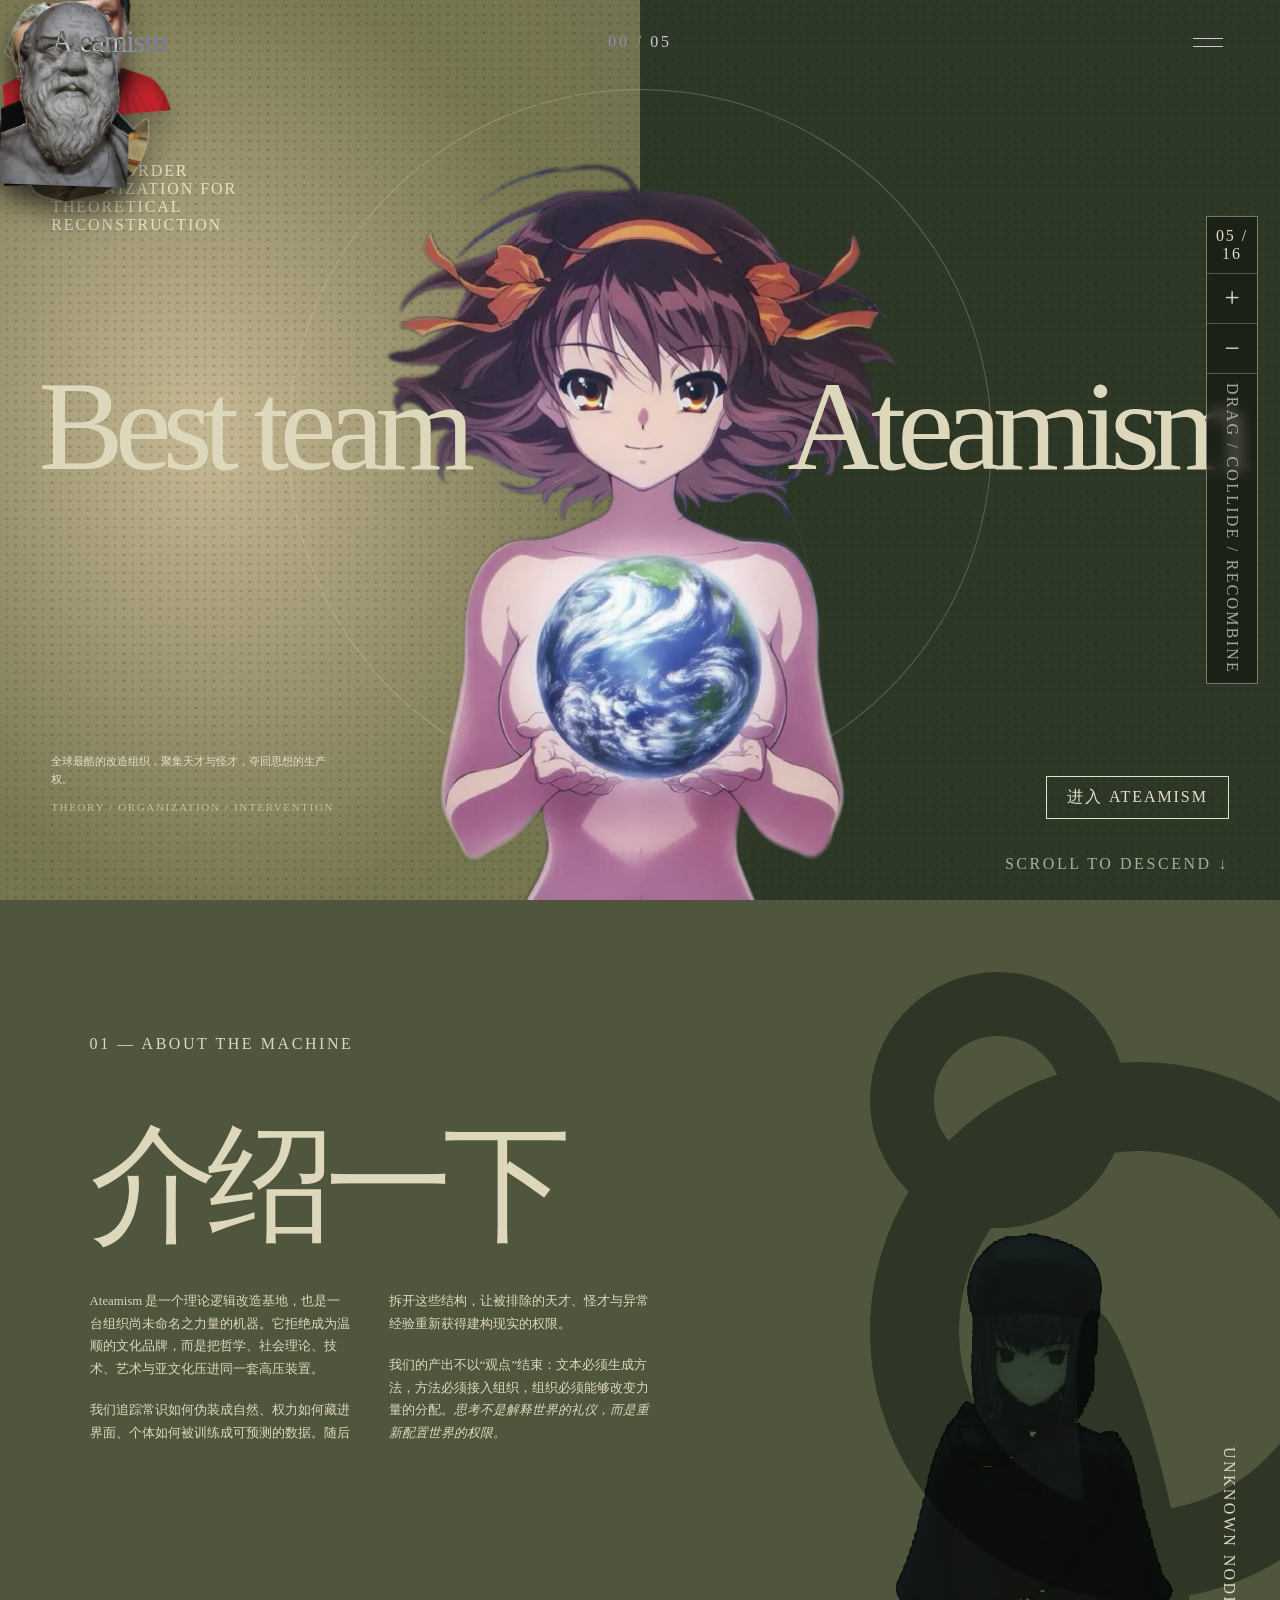
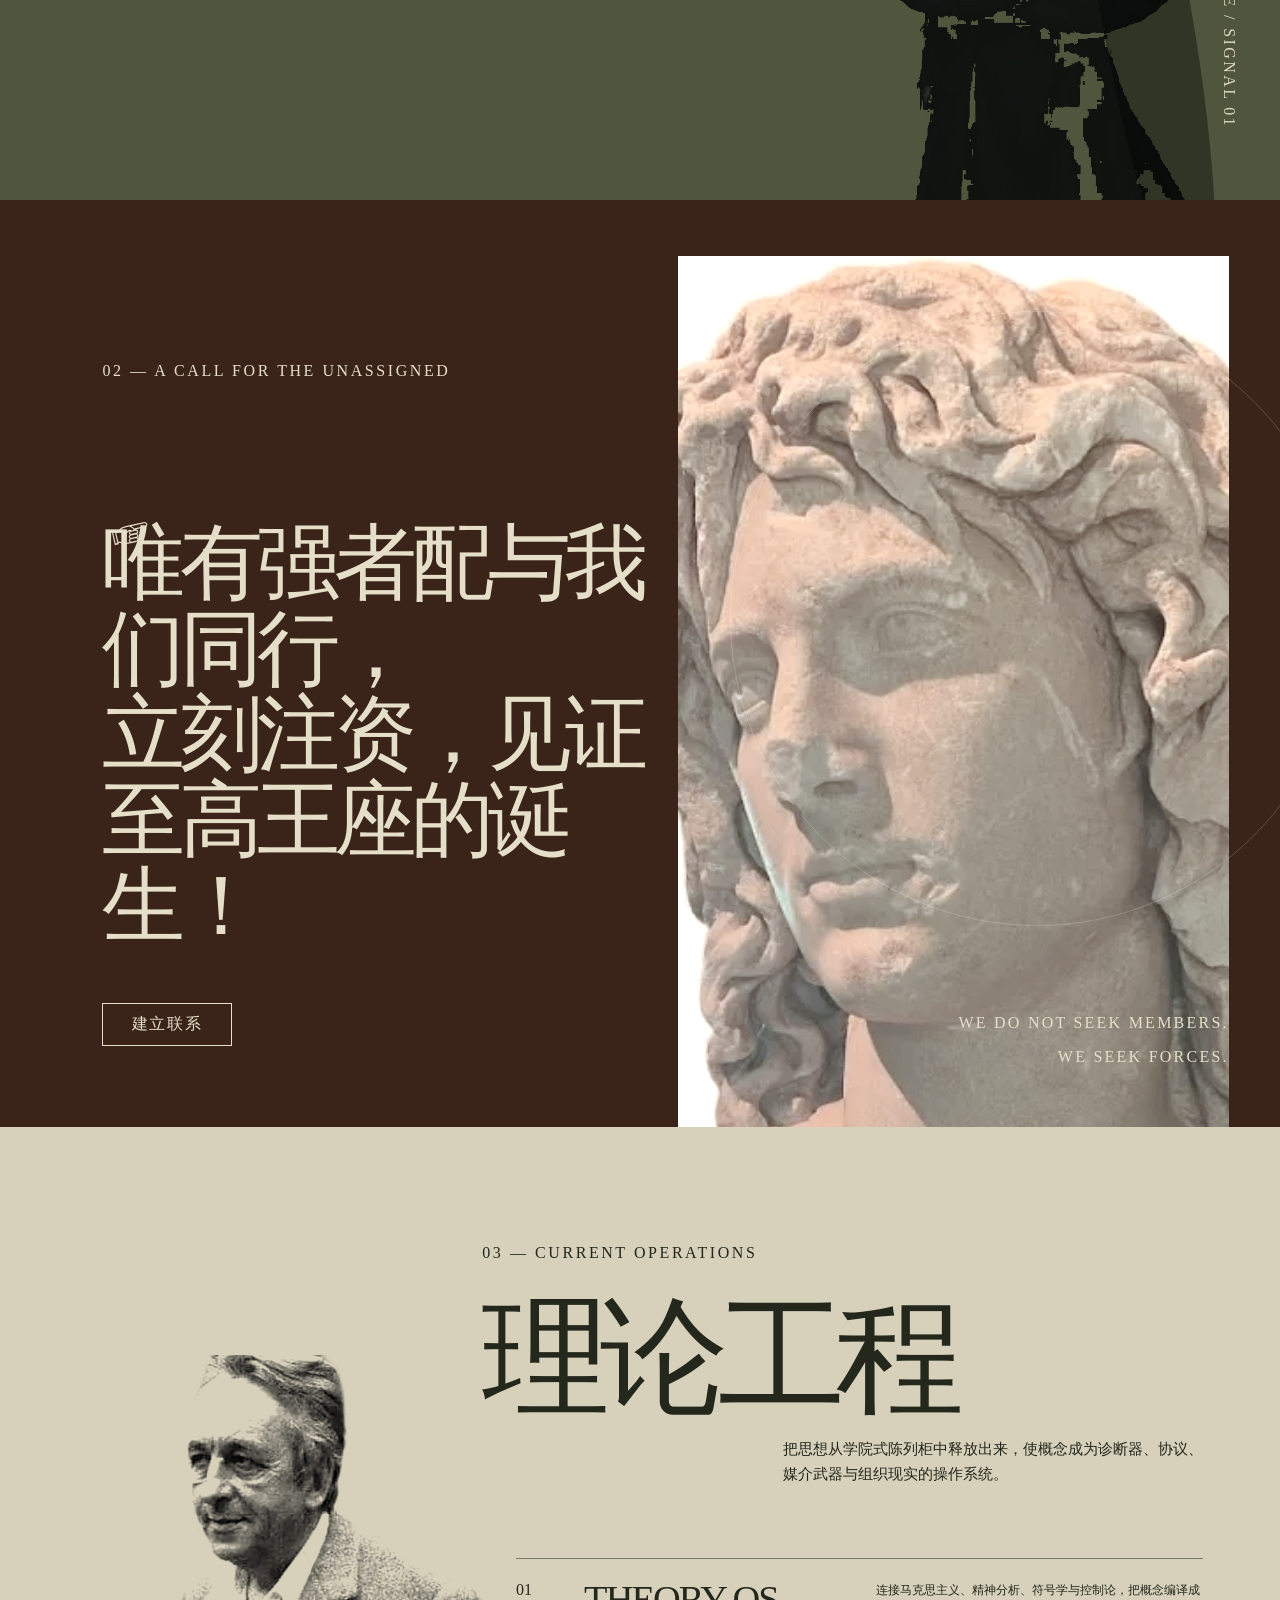
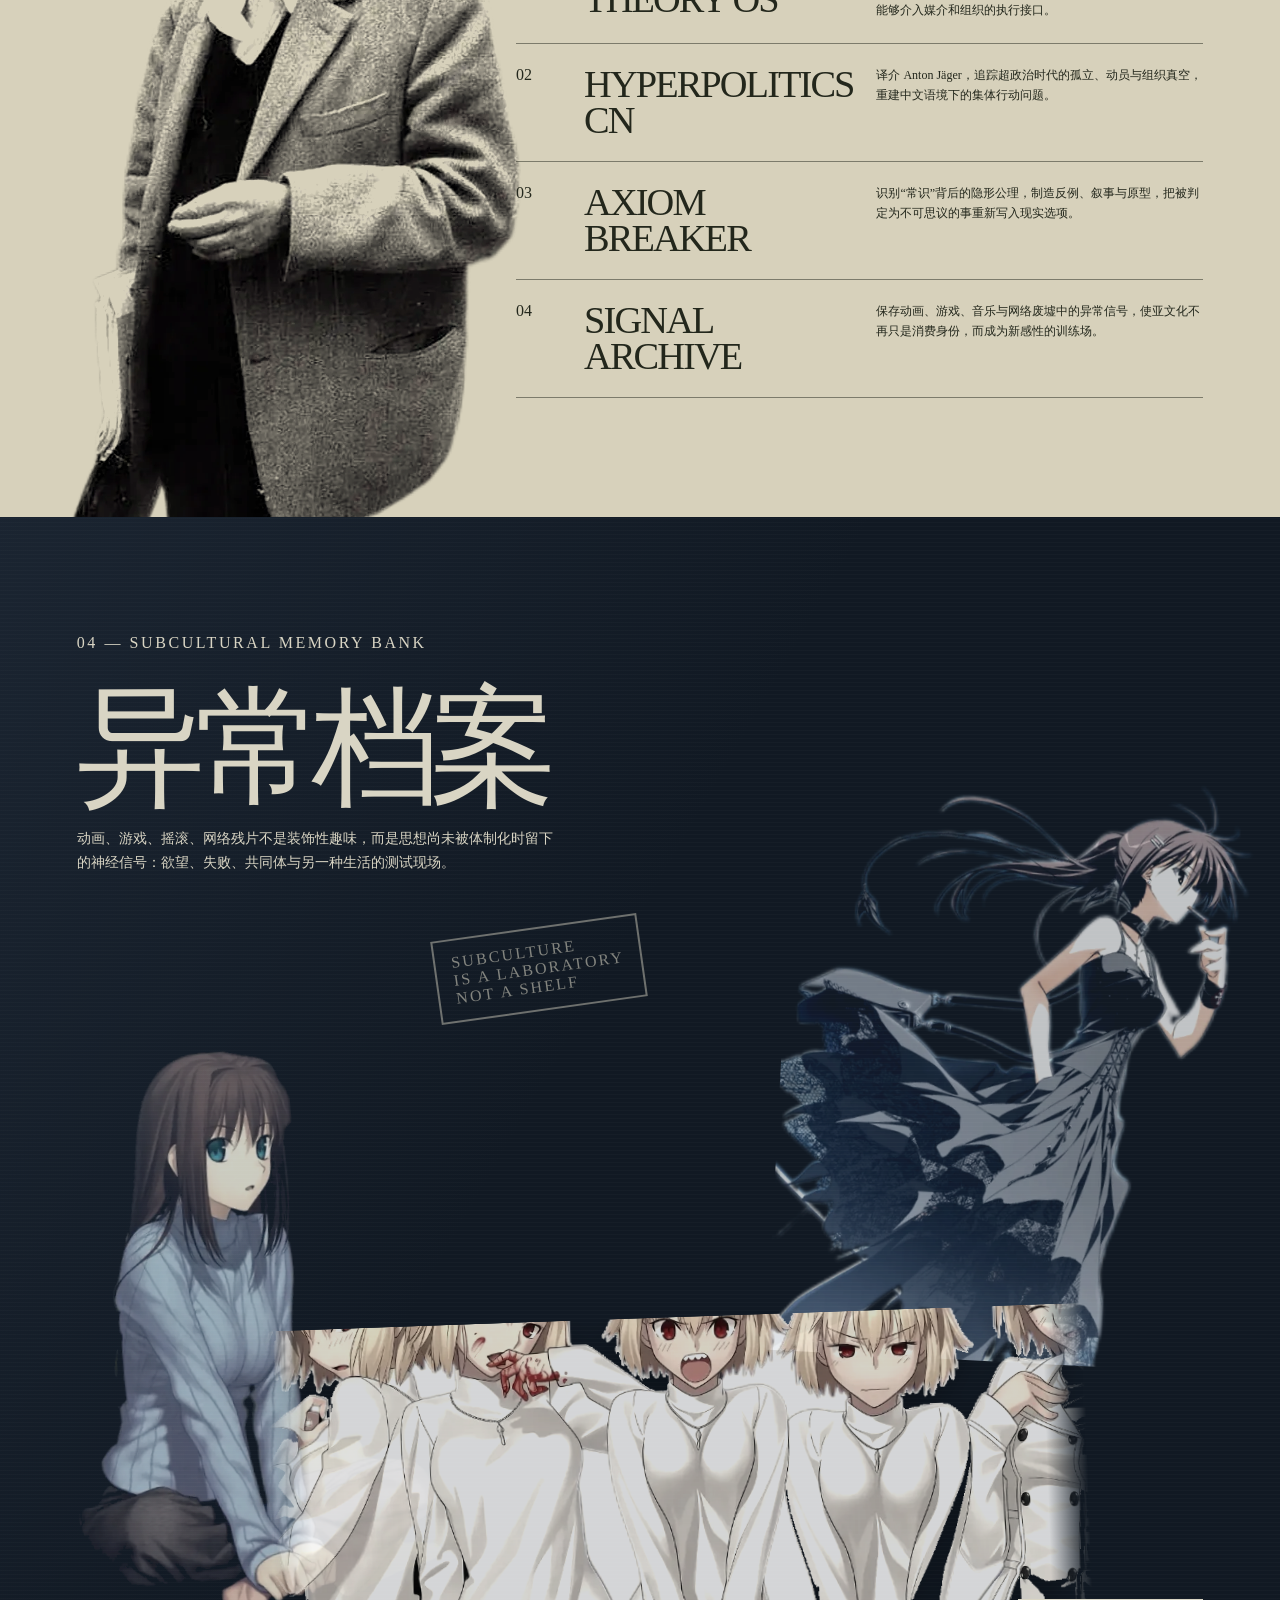
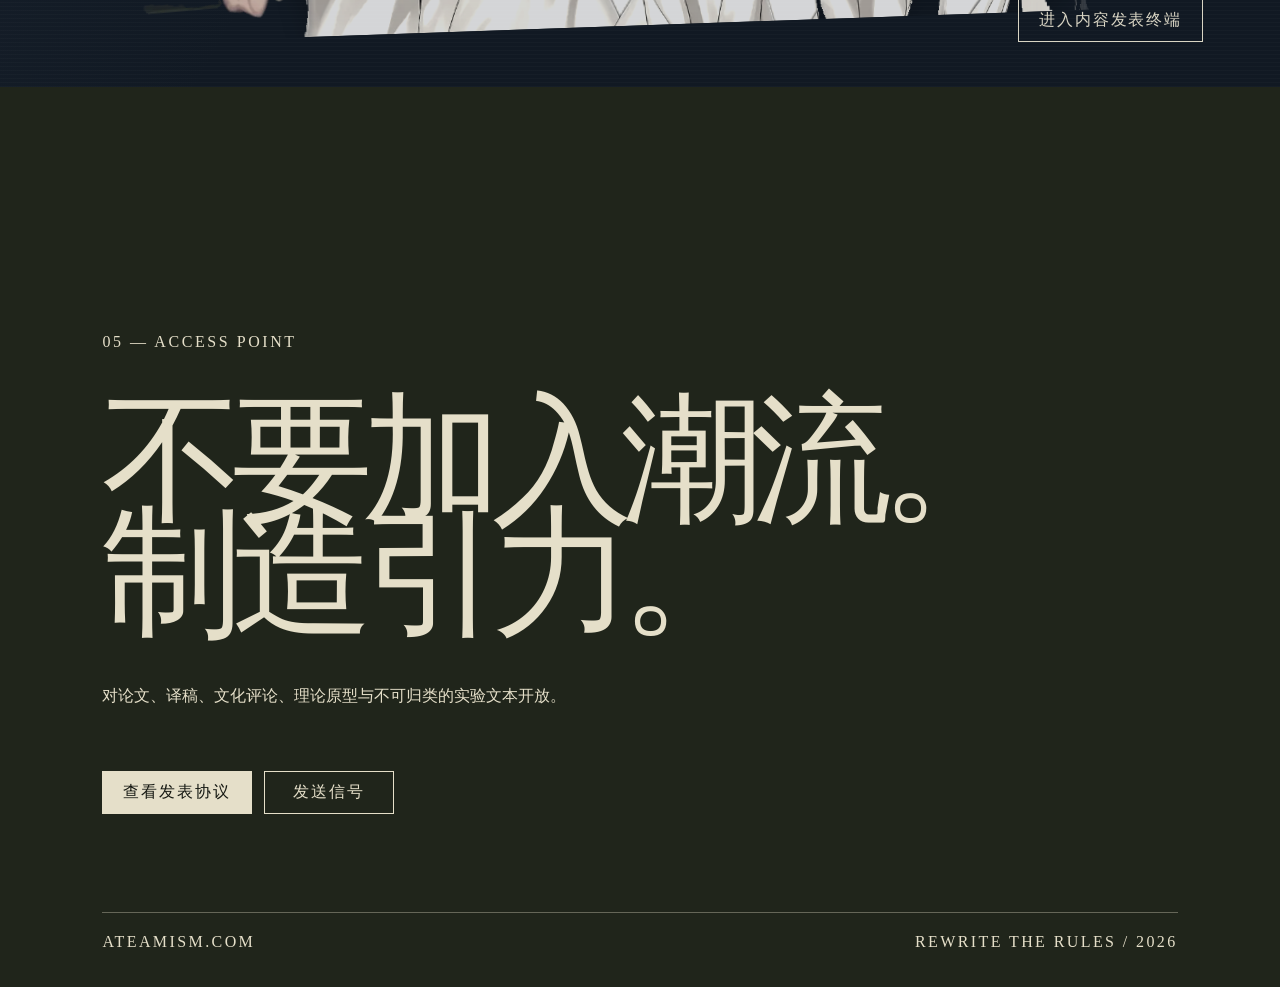
<file: index.html>
<!doctype html>
<html lang="zh-CN">
<head>
  <meta charset="utf-8">
  <meta name="viewport" content="width=device-width,initial-scale=1">
  <meta http-equiv="Cache-Control" content="no-cache, no-store, must-revalidate">
  <meta name="description" content="Ateamism 是一个理论逻辑改造基地：聚集怪才与天才，重写规则。">
  <title>Ateamism — Rewrite the Rules</title>
  <link rel="icon" href="favicon.svg">
  <link rel="stylesheet" href="styles-v16.css">
  <script src="script-v16.js" defer></script>
</head>
<body>
  <main>
    <header class="site-header">
      <a class="site-wordmark" href="#home">Ateamism</a>
      <span class="chapter-counter">00 / 05</span>
      <button class="menu-button" type="button" aria-label="打开菜单" aria-expanded="false"><span></span><span></span></button>
    </header>

    <nav class="menu-panel" aria-hidden="true">
      <div class="menu-panel-inner">
        <p>INDEX / 组织索引</p>
        <a href="#home"><span>00</span>首页</a>
        <a href="#about"><span>01</span>介绍</a>
        <a href="#manifesto"><span>02</span>宣言</a>
        <a href="#doctrine"><span>03</span>理论工程</a>
        <a href="#archive"><span>04</span>异常档案</a>
        <a href="publish/"><span>05</span>内容发表</a>
        <a href="12axes/"><span>06</span>12Axes 中文测试</a>
        <small>ATEAMISM.COM — EST. 2026</small>
      </div>
    </nav>

    <div class="floating-layer" aria-live="polite"></div>
    <aside class="thinker-controls" aria-label="漂浮人物数量控制">
      <span class="thinker-count">05 / 16</span>
      <button class="thinker-add" type="button" aria-label="增加一位人物">+</button>
      <button class="thinker-remove" type="button" aria-label="减少或切换一位人物">−</button>
      <small>DRAG / COLLIDE / RECOMBINE</small>
    </aside>

    <div class="limit-modal" role="dialog" aria-modal="true" aria-labelledby="limit-title" hidden>
      <div class="limit-modal-card">
        <p>CAPACITY / 16</p>
        <h2 id="limit-title">目前不会有更多人<br>出现在这了。</h2>
        <button class="limit-close" type="button">明白 / CLOSE</button>
      </div>
    </div>

    <section id="home" class="panel hero" data-index="00">
      <div class="hero-wash"></div>
      <div class="hero-orbit" aria-hidden="true"></div>
      <p class="hero-kicker">A HIGH-ORDER ORGANIZATION FOR THEORETICAL RECONSTRUCTION</p>
      <h1 class="hero-title"><span>Best team</span><span>Ateamism</span></h1>
      <img class="hero-figure" src="assets/earth-girl.webp" alt="手持地球的二次元角色">
      <div class="hero-copy">
        <p>全球最酷的改造组织，聚集天才与怪才，夺回思想的生产权。</p>
        <p>THEORY / ORGANIZATION / INTERVENTION</p>
      </div>
      <a class="outline-button hero-action" href="#about">进入 ATEAMISM</a>
      <span class="scroll-cue">SCROLL TO DESCEND ↓</span>
    </section>

    <section id="about" class="panel about" data-index="01">
      <div class="about-copy">
        <p class="micro-label">01 — ABOUT THE MACHINE</p>
        <h2>介绍一下</h2>
        <div class="body-copy">
          <p>Ateamism 是一个理论逻辑改造基地，也是一台组织尚未命名之力量的机器。它拒绝成为温顺的文化品牌，而是把哲学、社会理论、技术、艺术与亚文化压进同一套高压装置。</p>
          <p>我们追踪常识如何伪装成自然、权力如何藏进界面、个体如何被训练成可预测的数据。随后拆开这些结构，让被排除的天才、怪才与异常经验重新获得建构现实的权限。</p>
          <p>我们的产出不以“观点”结束：文本必须生成方法，方法必须接入组织，组织必须能够改变力量的分配。<em>思考不是解释世界的礼仪，而是重新配置世界的权限。</em></p>
        </div>
      </div>
      <div class="about-symbol" aria-hidden="true"><span></span><span></span><span></span></div>
      <img class="dark-figure" src="assets/dark-figure.webp" alt="深色服装的二次元人物">
      <p class="vertical-note">UNKNOWN NODE / SIGNAL 01</p>
    </section>

    <section id="manifesto" class="panel manifesto" data-index="02">
      <div class="manifesto-copy">
        <p class="micro-label">02 — A CALL FOR THE UNASSIGNED</p>
        <span class="hand-mark" aria-hidden="true">☞</span>
        <h2>唯有强者配与我们同行，<br>立刻注资，见证<br>至高王座的诞生！</h2>
        <a class="outline-button light" href="mailto:ateamism@163.com?subject=Ateamism%20Alliance">建立联系</a>
      </div>
      <div class="statue-halo" aria-hidden="true"></div>
      <img class="statue" src="assets/alexander.webp" alt="古典雕塑头像">
      <div class="manifesto-aside"><p>WE DO NOT SEEK MEMBERS.</p><p>WE SEEK FORCES.</p></div>
    </section>

    <section id="doctrine" class="panel doctrine" data-index="03">
      <div class="doctrine-head">
        <p class="micro-label">03 — CURRENT OPERATIONS</p>
        <h2>理论工程</h2>
        <p>把思想从学院式陈列柜中释放出来，使概念成为诊断器、协议、媒介武器与组织现实的操作系统。</p>
      </div>
      <img class="barthes" src="assets/barthes.webp" alt="罗兰·巴特黑白人物切图">
      <div class="project-list">
        <article><span>01</span><h3>THEORY OS</h3><p>连接马克思主义、精神分析、符号学与控制论，把概念编译成能够介入媒介和组织的执行接口。</p></article>
        <article><span>02</span><h3>HYPERPOLITICS CN</h3><p>译介 Anton Jäger，追踪超政治时代的孤立、动员与组织真空，重建中文语境下的集体行动问题。</p></article>
        <article><span>03</span><h3>AXIOM BREAKER</h3><p>识别“常识”背后的隐形公理，制造反例、叙事与原型，把被判定为不可思议的事重新写入现实选项。</p></article>
        <article><span>04</span><h3>SIGNAL ARCHIVE</h3><p>保存动画、游戏、音乐与网络废墟中的异常信号，使亚文化不再只是消费身份，而成为新感性的训练场。</p></article>
      </div>
    </section>

    <section id="archive" class="panel archive" data-index="04">
      <div class="archive-heading">
        <p class="micro-label">04 — SUBCULTURAL MEMORY BANK</p>
        <h2>异常档案</h2>
        <p>动画、游戏、摇滚、网络残片不是装饰性趣味，而是思想尚未被体制化时留下的神经信号：欲望、失败、共同体与另一种生活的测试现场。</p>
      </div>
      <div class="archive-sticker sticker-left"><img src="assets/blue-room.webp" alt="穿浅蓝毛衣的二次元角色"></div>
      <div class="archive-sticker sticker-right"><img src="assets/gothic-girl.webp" alt="黑色哥特服装的二次元角色"></div>
      <div class="archive-sticker sticker-strip"><img src="assets/collective.webp" alt="多个二次元角色组成的横向群像"></div>
      <div class="archive-stamp" aria-hidden="true">SUBCULTURE<br>IS A LABORATORY<br>NOT A SHELF</div>
      <a class="outline-button archive-action" href="publish/">进入内容发表终端</a>
    </section>

    <section class="closing panel" data-index="05">
      <p class="micro-label">05 — ACCESS POINT</p>
      <h2>不要加入潮流。<br>制造引力。</h2>
      <p>对论文、译稿、文化评论、理论原型与不可归类的实验文本开放。</p>
      <div class="closing-actions">
        <a class="solid-button" href="publish/">查看发表协议</a>
        <a class="outline-button light" href="mailto:ateamism@163.com">发送信号</a>
      </div>
      <footer><span>ATEAMISM.COM</span><span>REWRITE THE RULES / 2026</span></footer>
    </section>
  </main>
</body>
</html>
</file>
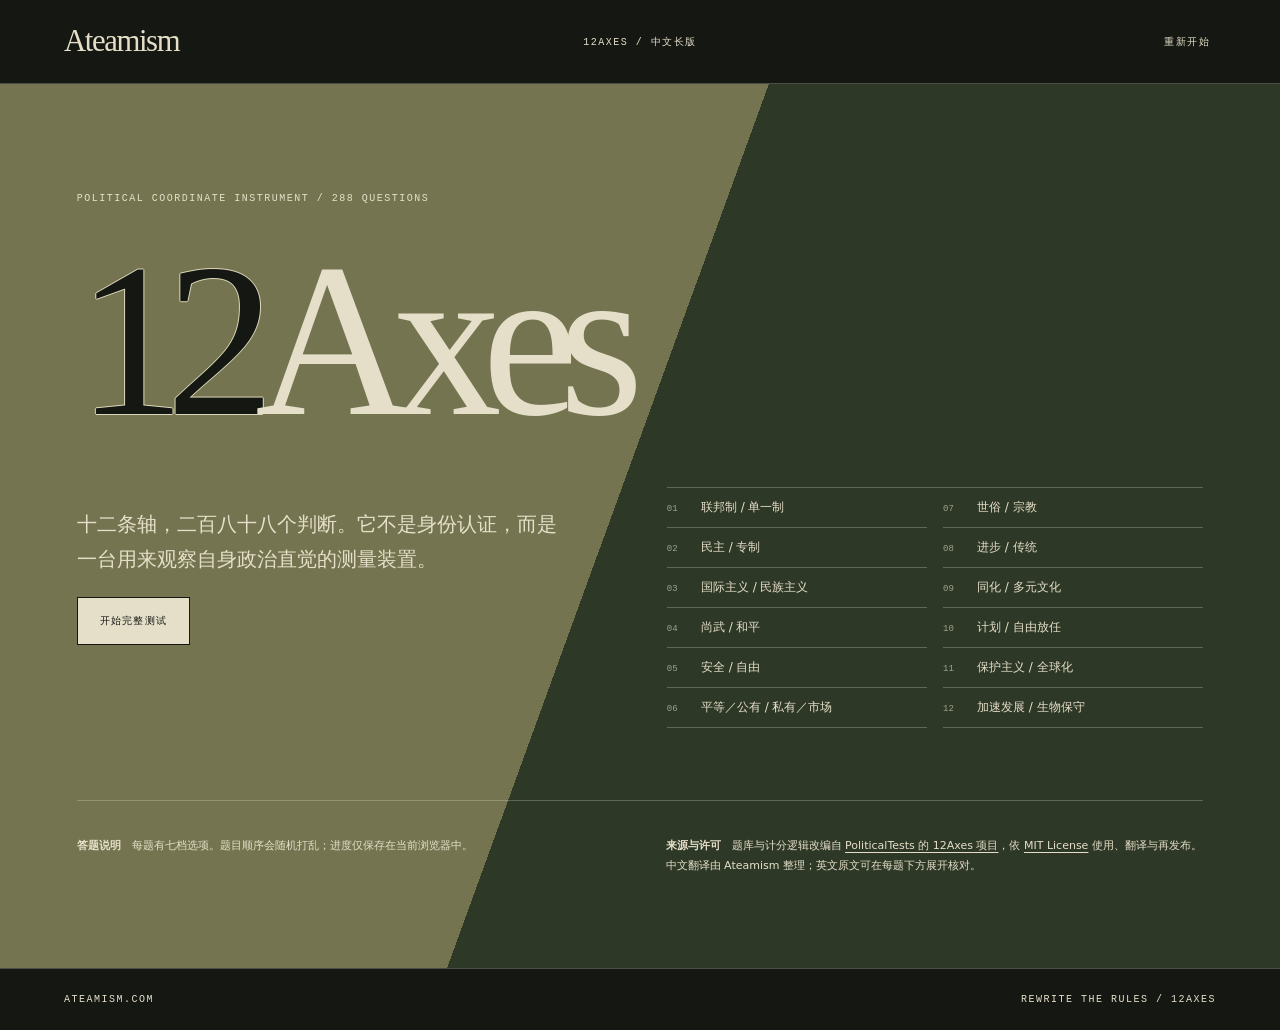
<file: 12axes/index.html>
<!doctype html>
<html lang="zh-CN">
<head>
  <meta charset="utf-8">
  <meta name="viewport" content="width=device-width,initial-scale=1">
  <meta name="description" content="Ateamism 中文 12Axes：288 题、12 个政治价值维度。">
  <title>12Axes 中文 288 题 — Ateamism</title>
  <link rel="icon" href="../favicon.svg">
  <link rel="stylesheet" href="styles.css">
  <script src="questions-data.js" defer></script>
  <script src="ideologies.js" defer></script>
  <script src="app.js" defer></script>
</head>
<body>
  <header class="topbar">
    <a class="wordmark" href="../">Ateamism</a>
    <span class="top-label">12AXES / 中文长版</span>
    <button class="text-button" id="restart-top" type="button">重新开始</button>
  </header>

  <main>
    <section class="screen intro-screen" id="intro">
      <p class="micro">POLITICAL COORDINATE INSTRUMENT / 288 QUESTIONS</p>
      <h1><span>12</span>Axes</h1>
      <div class="intro-grid">
        <div>
          <p class="lead">十二条轴，二百八十八个判断。它不是身份认证，而是一台用来观察自身政治直觉的测量装置。</p>
          <button class="primary" id="start" type="button">开始完整测试</button>
          <button class="secondary" id="resume" type="button" hidden>继续上次进度</button>
        </div>
        <ol class="axis-index" id="axis-index"></ol>
      </div>
      <div class="notice">
        <p><b>答题说明</b>　每题有七档选项。题目顺序会随机打乱；进度仅保存在当前浏览器中。</p>
        <p><b>来源与许可</b>　题库与计分逻辑改编自 <a href="https://github.com/politicaltests/politicaltests.github.io/tree/main/12axes" target="_blank" rel="noopener">PoliticalTests 的 12Axes 项目</a>，依 <a href="LICENSE">MIT License</a> 使用、翻译与再发布。中文翻译由 Ateamism 整理；英文原文可在每题下方展开核对。</p>
      </div>
    </section>

    <section class="screen quiz-screen" id="quiz" hidden>
      <div class="progress-head">
        <p class="micro">ASSESSMENT IN PROGRESS</p>
        <p><span id="current">1</span> / 288</p>
      </div>
      <div class="progress-track"><span id="progress"></span></div>
      <article class="question-card">
        <p class="question-number" id="question-code">Q / 001</p>
        <h2 id="question-zh"></h2>
        <details><summary>查看英文原文</summary><p id="question-en"></p></details>
      </article>
      <div class="answers" id="answers"></div>
      <button class="back" id="back" type="button">← 上一题</button>
    </section>

    <section class="screen results-screen" id="results" hidden>
      <p class="micro">RESULT / TWELVE COORDINATES</p>
      <h1>你的坐标</h1>
      <p class="result-note">百分比沿用原版长测验算法：每条轴以 50 为中点，根据 24 道题累计加减，理论范围为 2–98。</p>
      <div class="result-list" id="result-list"></div>
      <article class="closest" id="closest" hidden>
        <p class="micro">ORIGINAL FOUR-AXIS NEAREST MATCH</p>
        <h2 id="closest-name"></h2>
        <p id="closest-desc"></p>
        <a id="closest-link" target="_blank" rel="noopener">查看原词条 ↗</a>
      </article>
      <div class="result-actions">
        <button class="primary" id="copy-result" type="button">复制结果摘要</button>
        <button class="secondary" id="restart" type="button">重新测试</button>
      </div>
    </section>
  </main>

  <footer><span>ATEAMISM.COM</span><span>REWRITE THE RULES / 12AXES</span></footer>
</body>
</html>
</file>
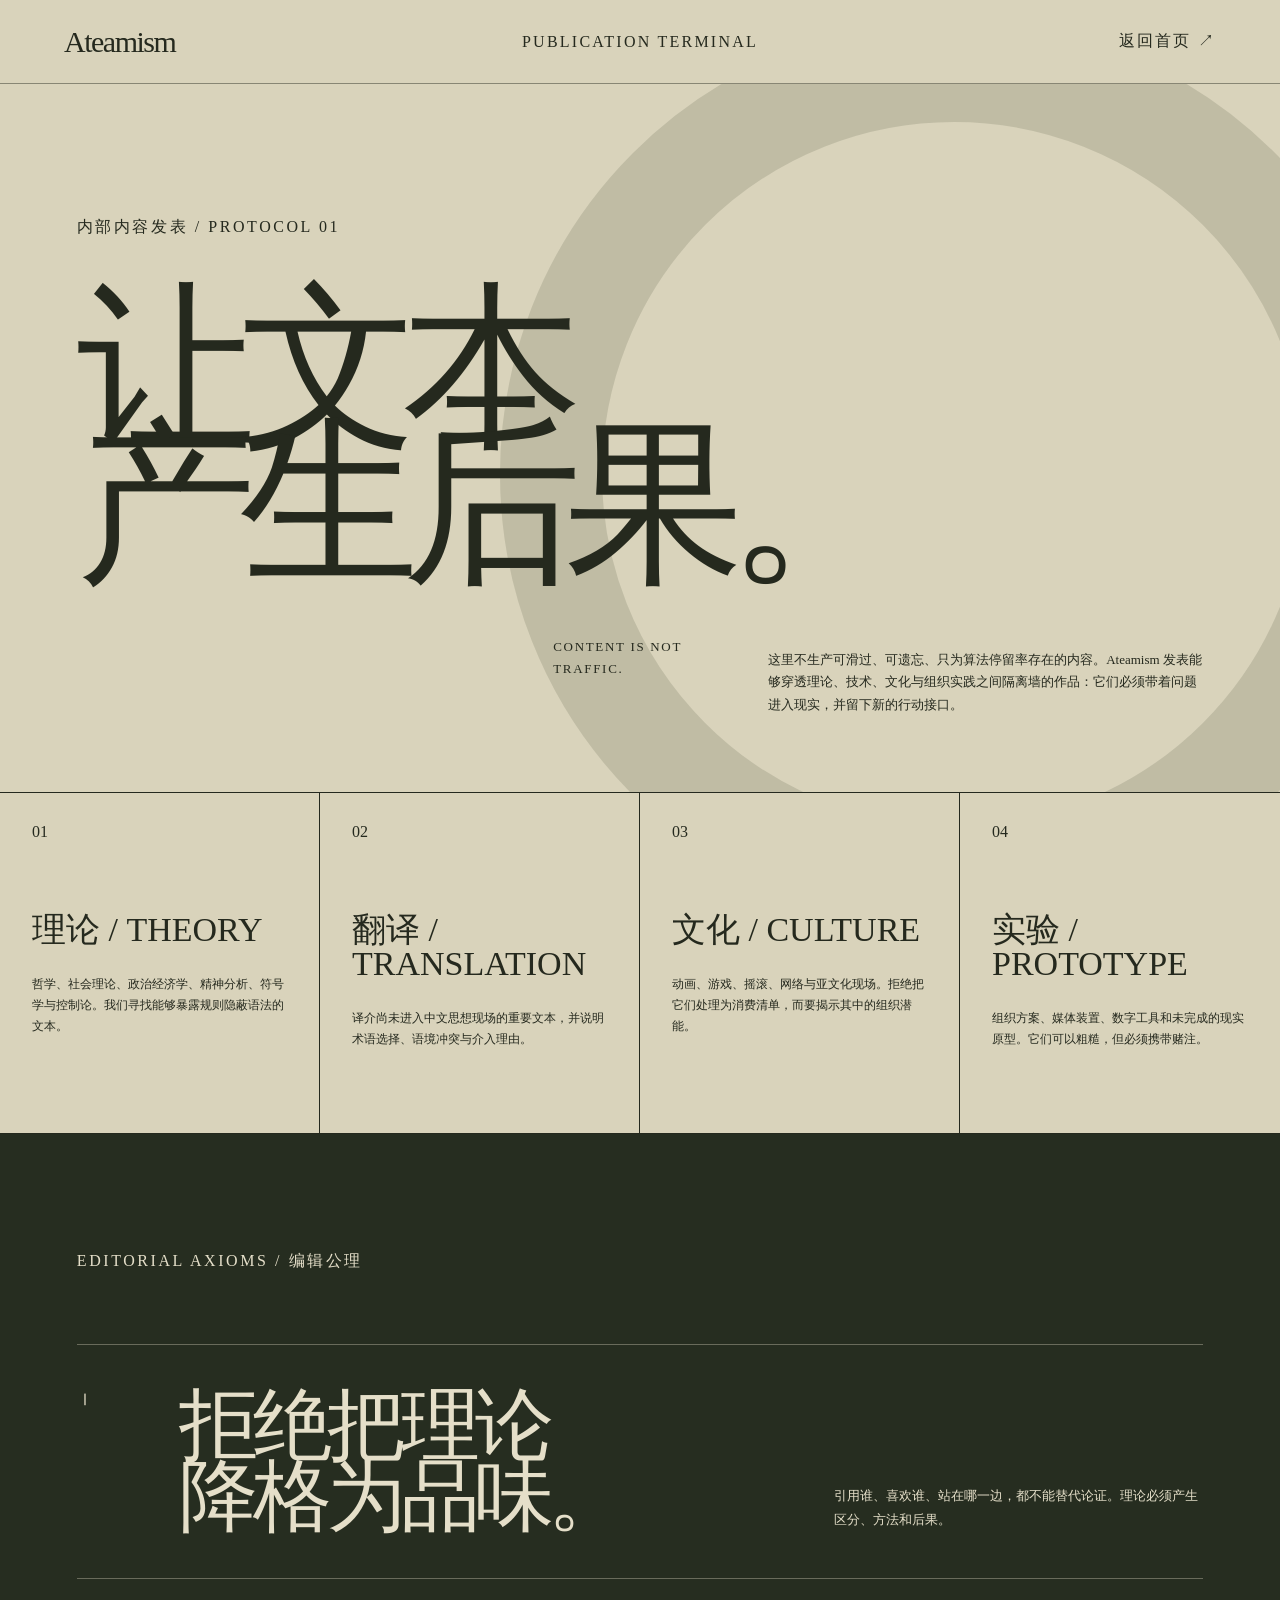
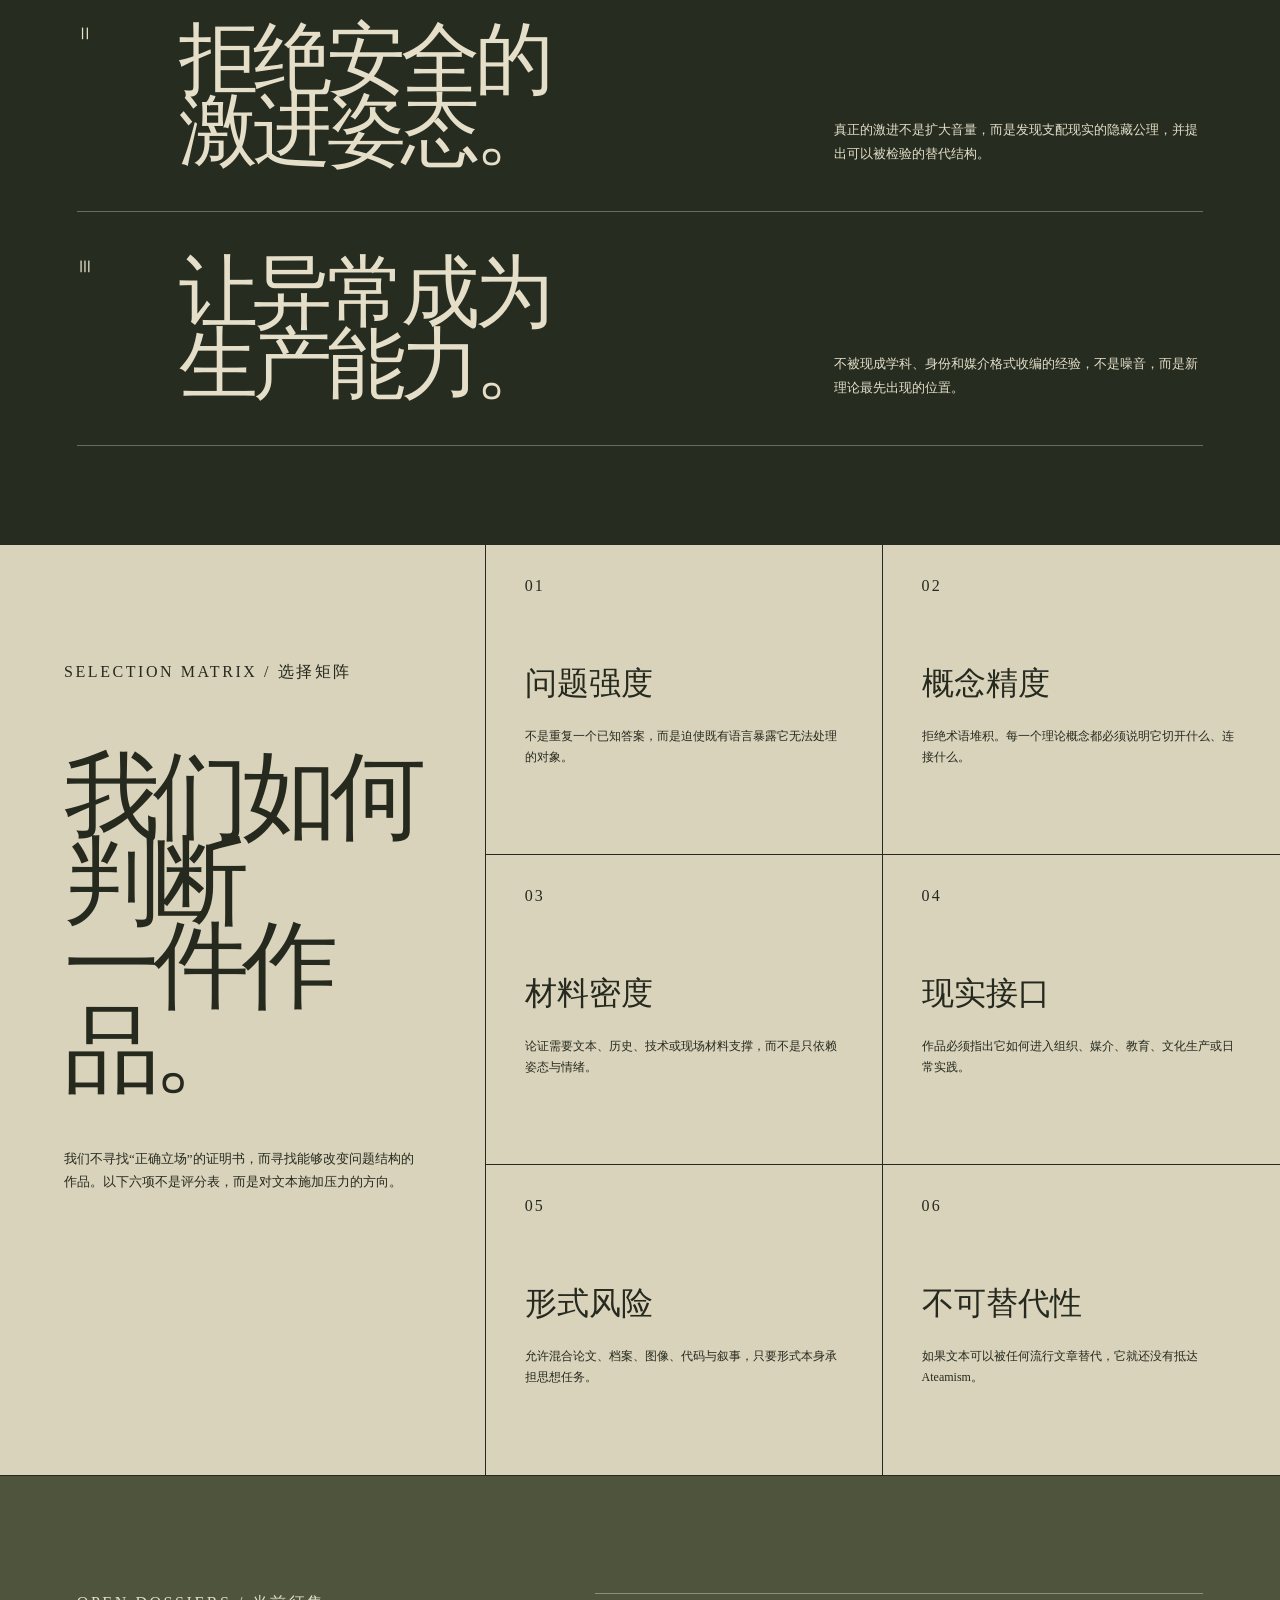
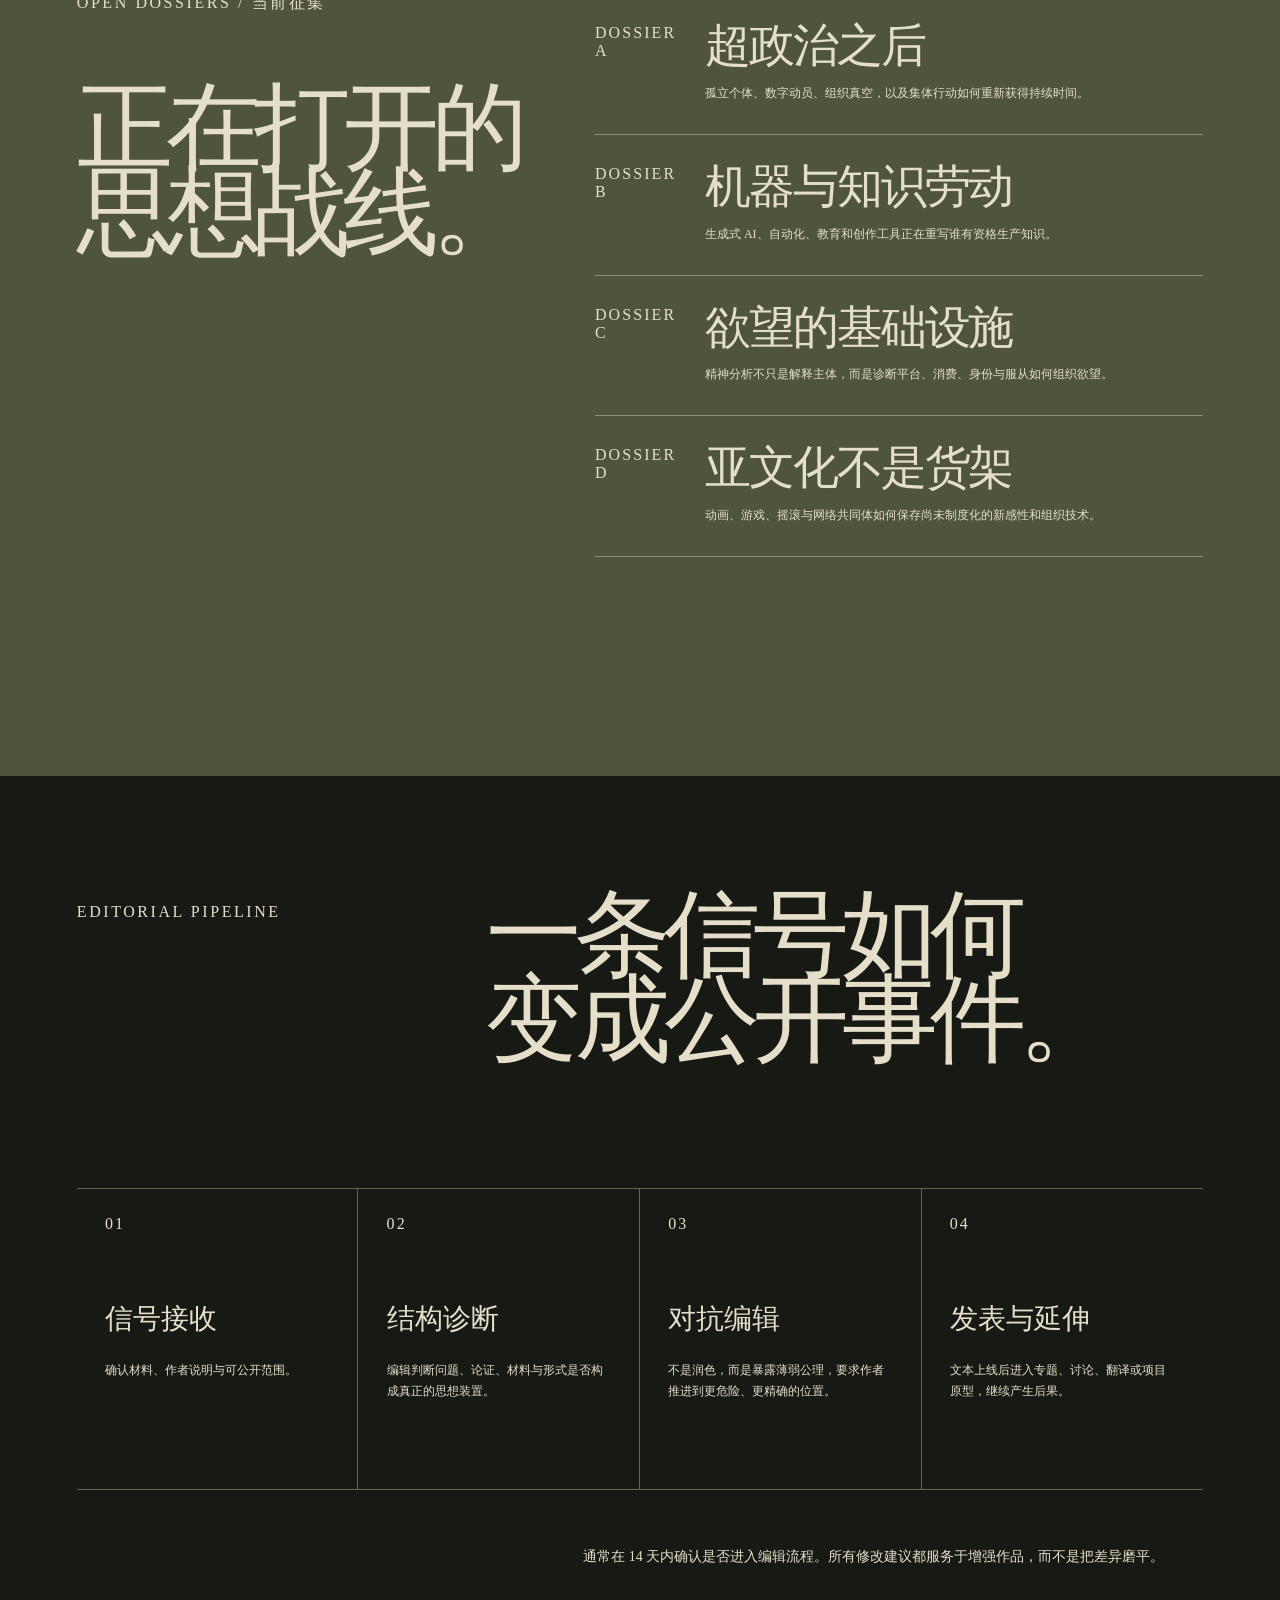
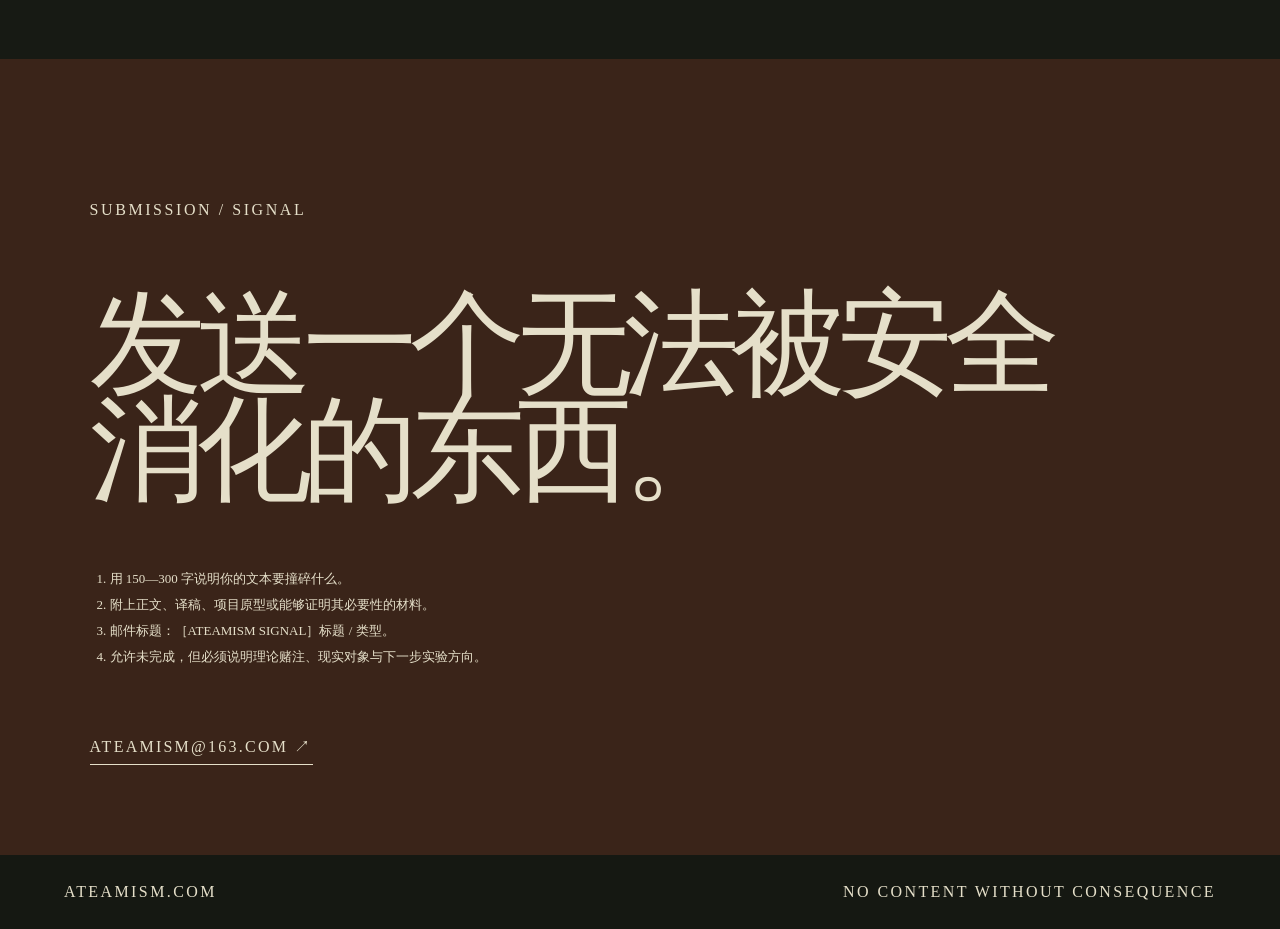
<file: publish/index.html>
<!doctype html>
<html lang="zh-CN">
<head>
  <meta charset="utf-8">
  <meta name="viewport" content="width=device-width,initial-scale=1">
  <meta http-equiv="Cache-Control" content="no-cache, no-store, must-revalidate">
  <meta name="description" content="Ateamism 内容发表协议。">
  <title>内容发表 — Ateamism</title>
  <link rel="icon" href="../favicon.svg">
  <link rel="stylesheet" href="../styles-v16.css">
</head>
<body>
  <main class="publication-page">
    <header class="publication-header">
      <a href="../">Ateamism</a><span>PUBLICATION TERMINAL</span><a href="../">返回首页 ↗</a>
    </header>
    <section class="publication-hero">
      <p>内部内容发表 / PROTOCOL 01</p>
      <h1>让文本<br>产生后果。</h1>
      <div class="publication-intro">
        <span>CONTENT IS NOT TRAFFIC.</span>
        <p>这里不生产可滑过、可遗忘、只为算法停留率存在的内容。Ateamism 发表能够穿透理论、技术、文化与组织实践之间隔离墙的作品：它们必须带着问题进入现实，并留下新的行动接口。</p>
      </div>
    </section>
    <section class="protocol-grid">
      <article><span>01</span><h2>理论 / THEORY</h2><p>哲学、社会理论、政治经济学、精神分析、符号学与控制论。我们寻找能够暴露规则隐蔽语法的文本。</p></article>
      <article><span>02</span><h2>翻译 / TRANSLATION</h2><p>译介尚未进入中文思想现场的重要文本，并说明术语选择、语境冲突与介入理由。</p></article>
      <article><span>03</span><h2>文化 / CULTURE</h2><p>动画、游戏、摇滚、网络与亚文化现场。拒绝把它们处理为消费清单，而要揭示其中的组织潜能。</p></article>
      <article><span>04</span><h2>实验 / PROTOTYPE</h2><p>组织方案、媒体装置、数字工具和未完成的现实原型。它们可以粗糙，但必须携带赌注。</p></article>
    </section>
    <section class="editorial-thesis">
      <p>EDITORIAL AXIOMS / 编辑公理</p>
      <div class="thesis-line"><span>Ⅰ</span><h2>拒绝把理论<br>降格为品味。</h2><p>引用谁、喜欢谁、站在哪一边，都不能替代论证。理论必须产生区分、方法和后果。</p></div>
      <div class="thesis-line"><span>Ⅱ</span><h2>拒绝安全的<br>激进姿态。</h2><p>真正的激进不是扩大音量，而是发现支配现实的隐藏公理，并提出可以被检验的替代结构。</p></div>
      <div class="thesis-line"><span>Ⅲ</span><h2>让异常成为<br>生产能力。</h2><p>不被现成学科、身份和媒介格式收编的经验，不是噪音，而是新理论最先出现的位置。</p></div>
    </section>
    <section class="standards-section">
      <div class="standards-heading">
        <p>SELECTION MATRIX / 选择矩阵</p>
        <h2>我们如何判断<br>一件作品。</h2>
        <p>我们不寻找“正确立场”的证明书，而寻找能够改变问题结构的作品。以下六项不是评分表，而是对文本施加压力的方向。</p>
      </div>
      <div class="standards-grid">
        <article><span>01</span><h3>问题强度</h3><p>不是重复一个已知答案，而是迫使既有语言暴露它无法处理的对象。</p></article>
        <article><span>02</span><h3>概念精度</h3><p>拒绝术语堆积。每一个理论概念都必须说明它切开什么、连接什么。</p></article>
        <article><span>03</span><h3>材料密度</h3><p>论证需要文本、历史、技术或现场材料支撑，而不是只依赖姿态与情绪。</p></article>
        <article><span>04</span><h3>现实接口</h3><p>作品必须指出它如何进入组织、媒介、教育、文化生产或日常实践。</p></article>
        <article><span>05</span><h3>形式风险</h3><p>允许混合论文、档案、图像、代码与叙事，只要形式本身承担思想任务。</p></article>
        <article><span>06</span><h3>不可替代性</h3><p>如果文本可以被任何流行文章替代，它就还没有抵达 Ateamism。</p></article>
      </div>
    </section>
    <section class="dossiers-section">
      <div class="dossiers-intro"><p>OPEN DOSSIERS / 当前征集</p><h2>正在打开的<br>思想战线。</h2></div>
      <div class="dossiers-list">
        <article><span>DOSSIER A</span><h3>超政治之后</h3><p>孤立个体、数字动员、组织真空，以及集体行动如何重新获得持续时间。</p></article>
        <article><span>DOSSIER B</span><h3>机器与知识劳动</h3><p>生成式 AI、自动化、教育和创作工具正在重写谁有资格生产知识。</p></article>
        <article><span>DOSSIER C</span><h3>欲望的基础设施</h3><p>精神分析不只是解释主体，而是诊断平台、消费、身份与服从如何组织欲望。</p></article>
        <article><span>DOSSIER D</span><h3>亚文化不是货架</h3><p>动画、游戏、摇滚与网络共同体如何保存尚未制度化的新感性和组织技术。</p></article>
      </div>
    </section>
    <section class="pipeline-section">
      <div class="pipeline-heading"><p>EDITORIAL PIPELINE</p><h2>一条信号如何<br>变成公开事件。</h2></div>
      <div class="pipeline-grid">
        <article><span>01</span><h3>信号接收</h3><p>确认材料、作者说明与可公开范围。</p></article>
        <article><span>02</span><h3>结构诊断</h3><p>编辑判断问题、论证、材料与形式是否构成真正的思想装置。</p></article>
        <article><span>03</span><h3>对抗编辑</h3><p>不是润色，而是暴露薄弱公理，要求作者推进到更危险、更精确的位置。</p></article>
        <article><span>04</span><h3>发表与延伸</h3><p>文本上线后进入专题、讨论、翻译或项目原型，继续产生后果。</p></article>
      </div>
      <p class="pipeline-note">通常在 14 天内确认是否进入编辑流程。所有修改建议都服务于增强作品，而不是把差异磨平。</p>
    </section>
    <section class="submission-call">
      <p>SUBMISSION / SIGNAL</p>
      <h2>发送一个无法被安全消化的东西。</h2>
      <ol>
        <li>用 150—300 字说明你的文本要撞碎什么。</li>
        <li>附上正文、译稿、项目原型或能够证明其必要性的材料。</li>
        <li>邮件标题：［ATEAMISM SIGNAL］标题 / 类型。</li>
        <li>允许未完成，但必须说明理论赌注、现实对象与下一步实验方向。</li>
      </ol>
      <a href="mailto:ateamism@163.com?subject=%5BATEAMISM%20SIGNAL%5D%20投稿">ATEAMISM@163.COM ↗</a>
    </section>
    <footer class="publication-footer"><span>ATEAMISM.COM</span><span>NO CONTENT WITHOUT CONSEQUENCE</span></footer>
  </main>
</body>
</html>
</file>
<file: styles-v16.css>
:root { --cream:#ddd8bc; --olive:#50563d; --olive-dark:#273121; --brown:#3a2419; --ink:#151812; --paper:#e5dfc9; --blue-black:#111923; }
* { box-sizing:border-box; }
html { scroll-behavior:smooth; }
body { margin:0; background:var(--ink); color:var(--paper); font-family:var(--font-geist-sans),"Noto Sans SC","PingFang SC",sans-serif; overflow-x:hidden; }
button,a { color:inherit; }
a { text-decoration:none; }
[hidden] { display:none!important; }

.site-header { position:fixed; z-index:60; top:0; left:0; width:100%; display:grid; grid-template-columns:1fr auto 1fr; align-items:center; padding:26px 4vw; mix-blend-mode:difference; color:white; }
.site-wordmark { font:500 clamp(25px,2.4vw,40px)/1 Georgia,"Times New Roman",serif; letter-spacing:-.045em; }
.chapter-counter { font:10px var(--font-geist-mono),monospace; letter-spacing:.17em; }
.menu-button { justify-self:end; width:42px; height:32px; border:0; background:transparent; display:grid; align-content:center; gap:7px; cursor:pointer; }
.menu-button span { display:block; height:1px; background:currentColor; transition:transform .35s ease; }
.menu-panel { position:fixed; z-index:80; inset:0; background:rgba(20,23,17,.97); opacity:0; visibility:hidden; transition:opacity .35s ease,visibility .35s ease; }
.menu-panel.is-open { opacity:1; visibility:visible; }
.menu-panel-inner { width:min(840px,86vw); margin:15vh auto 0; display:flex; flex-direction:column; }
.menu-panel-inner>p,.menu-panel-inner small { font:10px var(--font-geist-mono),monospace; letter-spacing:.18em; color:#949a7c; }
.menu-panel-inner a { border-top:1px solid rgba(221,216,188,.25); padding:13px 0; font:400 clamp(30px,5vw,66px)/1 Georgia,"Songti SC",serif; transition:padding .2s,color .2s; }
.menu-panel-inner a:last-of-type { border-bottom:1px solid rgba(221,216,188,.25); }
.menu-panel-inner a span { display:inline-block; width:58px; font:10px var(--font-geist-mono),monospace; color:#989e7f; }
.menu-panel-inner a:hover { padding-left:18px; color:#d8b985; }
.menu-panel-inner small { margin-top:26px; }

.floating-layer { position:fixed; z-index:25; inset:0; pointer-events:none; overflow:hidden; }
.floating-thinker { position:absolute; top:0; left:0; display:block; border:0; padding:0; background:transparent; color:inherit; opacity:0; pointer-events:auto; cursor:grab; touch-action:none; user-select:none; -webkit-user-select:none; will-change:transform; transition:opacity .4s ease,filter .2s ease; }
.floating-thinker img { display:block; width:100%; height:auto; pointer-events:none; filter:drop-shadow(0 15px 14px rgba(4,7,3,.3)) saturate(.82) contrast(1.04); }
.floating-thinker::after { content:attr(data-name); position:absolute; left:50%; bottom:-17px; transform:translateX(-50%); width:max-content; padding:3px 5px; background:rgba(21,24,18,.72); color:#e5dfc9; opacity:0; font:7px var(--font-geist-mono),monospace; letter-spacing:.12em; transition:opacity .2s ease; }
.floating-thinker:hover::after,.floating-thinker:focus-visible::after { opacity:1; }
.floating-thinker:hover img { filter:drop-shadow(0 19px 20px rgba(4,7,3,.52)) saturate(.95) contrast(1.08); }
.floating-thinker:focus-visible { outline:1px solid var(--cream); outline-offset:7px; }
.floating-thinker.is-dragging { cursor:grabbing; filter:scale(1.035); }
.thinker-controls { position:fixed; z-index:70; right:22px; top:50%; display:grid; width:52px; transform:translateY(-50%); border:1px solid rgba(229,223,201,.48); background:rgba(21,24,18,.68); color:#e5dfc9; backdrop-filter:blur(7px); }
.thinker-controls>span { padding:10px 5px; border-bottom:1px solid rgba(229,223,201,.3); text-align:center; font:8px var(--font-geist-mono),monospace; letter-spacing:.12em; }
.thinker-controls button { width:50px; height:50px; border:0; border-bottom:1px solid rgba(229,223,201,.3); background:transparent; font:300 27px/1 Georgia,serif; cursor:pointer; transition:background .2s,color .2s; }
.thinker-controls button:hover { background:var(--cream); color:var(--ink); }
.thinker-controls small { padding:9px 5px; writing-mode:vertical-rl; min-height:128px; justify-self:center; font:6px var(--font-geist-mono),monospace; letter-spacing:.14em; opacity:.72; }
.limit-modal { position:fixed; z-index:120; inset:0; display:grid; place-items:center; padding:24px; background:rgba(10,12,8,.74); backdrop-filter:blur(8px); }
.limit-modal-card { width:min(620px,92vw); padding:46px; border:1px solid rgba(229,223,201,.65); background:#252b1e; color:var(--paper); box-shadow:20px 22px 0 rgba(0,0,0,.2); }
.limit-modal-card p { margin:0 0 38px; font:8px var(--font-geist-mono),monospace; letter-spacing:.16em; }
.limit-modal-card h2 { margin:0 0 42px; font:400 clamp(39px,6vw,74px)/.98 "Songti SC",Georgia,serif; letter-spacing:-.06em; }
.limit-modal-card button { border:1px solid currentColor; padding:12px 20px; background:transparent; font:8px var(--font-geist-mono),monospace; letter-spacing:.14em; cursor:pointer; }

.panel { position:relative; min-height:100svh; overflow:hidden; }
.micro-label { margin:0; font:9px var(--font-geist-mono),monospace; letter-spacing:.16em; text-transform:uppercase; }
.outline-button,.solid-button { display:inline-flex; min-width:130px; min-height:42px; align-items:center; justify-content:center; border:1px solid currentColor; padding:10px 20px; font:9px var(--font-geist-mono),monospace; letter-spacing:.12em; text-transform:uppercase; transition:background .25s,color .25s,transform .25s; }
.outline-button:hover { background:currentColor; color:var(--olive-dark); transform:translateY(-3px); }
.outline-button.light:hover { color:var(--brown); }
.solid-button { background:var(--paper); color:var(--ink); border-color:var(--paper); }
.solid-button:hover { transform:translateY(-3px); background:transparent; color:var(--paper); }

.hero { min-height:100svh; background:linear-gradient(90deg,#747550 0 50%,#2e3827 50% 100%); isolation:isolate; }
.hero::after { content:""; position:absolute; inset:0; z-index:-1; opacity:.17; background-image:radial-gradient(circle at 13% 23%,#f2d1a7 0 1px,transparent 2px),radial-gradient(circle at 77% 65%,#111 0 1px,transparent 2px); background-size:6px 6px,9px 9px; mix-blend-mode:multiply; }
.hero-wash { position:absolute; z-index:-1; inset:-12% 50% -8% -18%; background:radial-gradient(ellipse at center,rgba(229,209,174,.75),rgba(153,131,87,.05) 65%); filter:blur(13px); transform:rotate(-14deg); }
.hero-orbit { position:absolute; left:50%; top:49%; width:min(55vw,760px); aspect-ratio:1; border:1px solid rgba(229,223,201,.25); border-radius:50%; transform:translate(-50%,-50%) rotate(-14deg); }
.hero-orbit::before,.hero-orbit::after { content:""; position:absolute; inset:16%; border:1px solid rgba(229,223,201,.14); border-radius:50%; transform:rotate(62deg) scaleY(.35); }
.hero-orbit::after { transform:rotate(-62deg) scaleY(.35); }
.hero-kicker { position:absolute; left:4vw; top:18vh; width:210px; margin:0; font:8px/1.55 var(--font-geist-mono),monospace; letter-spacing:.12em; }
.hero-title { position:absolute; z-index:3; inset:42% 3vw auto; display:flex; justify-content:space-between; margin:0; color:var(--cream); font:400 clamp(60px,10vw,168px)/.76 Georgia,"Songti SC",serif; letter-spacing:-.07em; }
.hero-title span:last-child { text-align:right; }
.hero-figure { position:absolute; z-index:2; left:50%; bottom:-5%; height:87%; width:auto; max-width:48vw; object-fit:contain; transform:translateX(-50%); filter:saturate(.78) contrast(.96); }
.hero-copy { position:absolute; left:4vw; bottom:8vh; width:min(290px,26vw); font-size:11px; line-height:1.6; }
.hero-copy p:last-child { font:8px var(--font-geist-mono),monospace; letter-spacing:.15em; opacity:.65; }
.hero-action { position:absolute; right:4vw; bottom:9vh; }
.scroll-cue { position:absolute; right:4vw; bottom:3vh; font:7px var(--font-geist-mono),monospace; letter-spacing:.16em; opacity:.7; }

.about { background:var(--olive); color:var(--cream); padding:15vh 7vw 8vh; }
.about-copy { position:relative; z-index:3; width:min(53vw,800px); }
.about h2,.doctrine h2,.archive h2,.closing h2 { margin:9vh 0 6vh; font:400 clamp(72px,10vw,170px)/.8 Georgia,"Songti SC",serif; letter-spacing:-.08em; }
.body-copy { width:min(560px,90%); columns:2; column-gap:3vw; }
.body-copy p { margin:0 0 1.5em; font-size:clamp(11px,1vw,15px); line-height:1.75; }
.body-copy em { font-family:Georgia,"Songti SC",serif; }
.about-symbol { position:absolute; right:0; top:0; width:43vw; height:100%; opacity:.5; }
.about-symbol span { position:absolute; right:-10vw; top:18%; width:42vw; height:42vw; border:7vw solid #11170f; border-radius:50%; }
.about-symbol span:nth-child(2) { right:12vw; top:8%; width:20vw; height:20vw; border-width:5vw; }
.about-symbol span:nth-child(3) { right:7vw; top:45%; width:7vw; height:48vw; border:0; background:#11170f; transform:rotate(-10deg); border-radius:50%; }
.dark-figure { position:absolute; z-index:2; right:5vw; bottom:-7%; height:70%; mix-blend-mode:multiply; opacity:.88; }
.vertical-note { position:absolute; right:2vw; bottom:8vh; writing-mode:vertical-rl; font:7px var(--font-geist-mono),monospace; letter-spacing:.15em; }

.manifesto { background:var(--brown); color:var(--paper); padding:18vh 8vw 9vh; }
.manifesto-copy { position:relative; z-index:3; width:56%; }
.hand-mark { display:block; margin:7vh 0 2vh; font:45px Georgia,serif; transform:rotate(-13deg); }
.manifesto h2 { margin:0 0 6vh; font:400 clamp(46px,6.5vw,105px)/1.03 "Songti SC",Georgia,serif; letter-spacing:-.07em; }
.statue { position:absolute; z-index:2; right:4vw; bottom:-5%; height:99%; width:43vw; object-fit:cover; object-position:45% top; mix-blend-mode:screen; filter:sepia(.22) saturate(.7) hue-rotate(344deg) contrast(1.05); }
.statue-halo { position:absolute; right:-5vw; top:12%; width:48vw; aspect-ratio:1; border:1px solid rgba(229,223,201,.22); border-radius:50%; }
.manifesto-aside { position:absolute; right:4vw; bottom:5vh; z-index:3; text-align:right; font:8px var(--font-geist-mono),monospace; letter-spacing:.14em; }

.doctrine { min-height:110svh; background:#d7d1bb; color:#23271c; padding:13vh 6vw 8vh; }
.doctrine-head { width:64%; margin-left:auto; }
.doctrine h2 { margin:5vh 0 3vh; }
.doctrine-head>p:last-child { max-width:420px; margin-left:auto; font:15px/1.65 Georgia,"Songti SC",serif; }
.barthes { position:absolute; left:4vw; bottom:-5%; height:82%; filter:contrast(1.2); mix-blend-mode:multiply; }
.project-list { position:relative; z-index:2; width:61%; margin:8vh 0 0 auto; border-top:1px solid rgba(35,39,28,.5); }
.project-list article { display:grid; grid-template-columns:48px 1fr 1.2fr; gap:20px; align-items:start; padding:22px 0; border-bottom:1px solid rgba(35,39,28,.5); }
.project-list span { font:9px var(--font-geist-mono),monospace; }
.project-list h3 { margin:0; font:400 clamp(24px,3vw,47px)/.95 Georgia,serif; letter-spacing:-.05em; }
.project-list p { margin:0; font-size:12px; line-height:1.65; }

.archive { min-height:130svh; background:var(--blue-black); color:#d9d5c4; padding:13vh 6vw 12vh; }
.archive::before { content:""; position:absolute; inset:0; background:linear-gradient(120deg,rgba(70,88,112,.18),transparent 45%),repeating-linear-gradient(0deg,rgba(255,255,255,.018) 0 1px,transparent 1px 4px); }
.archive-heading { position:relative; z-index:4; width:62%; }
.archive h2 { margin:5vh 0 3vh; }
.archive-heading>p:last-child { width:min(480px,80%); font:14px/1.7 Georgia,"Songti SC",serif; }
.archive-sticker { position:absolute; z-index:2; pointer-events:none; }
.archive-sticker img { display:block; width:100%; height:100%; object-fit:contain; filter:saturate(.5) contrast(1.12) drop-shadow(15px 20px 18px rgba(0,0,0,.34)); }
.sticker-left { left:5vw; top:42%; width:28vw; height:51vw; max-height:650px; transform:rotate(-5deg); mix-blend-mode:screen; opacity:.78; }
.sticker-right { right:3vw; top:17%; width:36vw; height:55vw; max-height:760px; transform:rotate(3deg); mix-blend-mode:screen; opacity:.74; }
.sticker-strip { z-index:3; left:21vw; right:15vw; bottom:7vh; height:24vw; max-height:320px; transform:rotate(-2deg); opacity:.82; -webkit-mask-image:linear-gradient(90deg,transparent,#000 5%,#000 95%,transparent); mask-image:linear-gradient(90deg,transparent,#000 5%,#000 95%,transparent); }
.sticker-strip img { object-fit:cover; filter:saturate(.52) sepia(.12) contrast(1.08) drop-shadow(0 12px 16px rgba(0,0,0,.35)); }
.archive-stamp { position:absolute; z-index:4; left:34vw; top:35%; padding:13px 16px; border:2px solid rgba(217,213,196,.46); color:rgba(217,213,196,.57); transform:rotate(-8deg); font:9px/1.55 var(--font-geist-mono),monospace; letter-spacing:.14em; }
.archive-action { position:absolute; z-index:5; right:6vw; bottom:5vh; }

.closing { min-height:100svh; display:flex; flex-direction:column; justify-content:center; padding:12vh 8vw 4vh; background:#20251b; color:var(--paper); }
.closing h2 { margin:6vh 0 4vh; font-size:clamp(70px,11vw,180px); }
.closing>p:not(.micro-label) { max-width:520px; font:16px/1.7 Georgia,"Songti SC",serif; }
.closing-actions { display:flex; gap:12px; margin-top:5vh; }
.closing footer { position:absolute; left:8vw; right:8vw; bottom:4vh; display:flex; justify-content:space-between; padding-top:20px; border-top:1px solid rgba(229,223,201,.35); font:8px var(--font-geist-mono),monospace; letter-spacing:.15em; }

.publication-page { min-height:100vh; background:#d9d3bb; color:#25291e; }
.publication-header { height:84px; display:grid; grid-template-columns:1fr auto 1fr; align-items:center; padding:0 5vw; border-bottom:1px solid rgba(37,41,30,.45); font:9px var(--font-geist-mono),monospace; letter-spacing:.14em; }
.publication-header>a:first-child { font:30px Georgia,serif; letter-spacing:-.05em; }
.publication-header>a:last-child { justify-self:end; }
.publication-hero { min-height:78vh; padding:13vh 6vw 7vh; position:relative; overflow:hidden; }
.publication-hero::after { content:""; position:absolute; width:55vw; height:55vw; right:-10vw; top:-5vw; border:8vw solid #4f553d; border-radius:50%; opacity:.18; }
.publication-hero>p,.submission-call>p { font:9px var(--font-geist-mono),monospace; letter-spacing:.16em; }
.publication-hero h1 { position:relative; z-index:2; margin:7vh 0; font:400 clamp(82px,14vw,220px)/.76 Georgia,"Songti SC",serif; letter-spacing:-.09em; }
.publication-intro { position:relative; z-index:2; width:min(650px,70vw); margin-left:auto; display:grid; grid-template-columns:180px 1fr; gap:35px; font-size:13px; line-height:1.7; }
.publication-intro span { font:9px var(--font-geist-mono),monospace; letter-spacing:.13em; }
.protocol-grid { display:grid; grid-template-columns:repeat(4,1fr); border-block:1px solid #25291e; }
.protocol-grid article { min-height:340px; padding:30px 2.5vw; border-right:1px solid #25291e; }
.protocol-grid article:last-child { border:0; }
.protocol-grid span { font:9px var(--font-geist-mono),monospace; }
.protocol-grid h2 { margin:8vh 0 3vh; font:34px/1 Georgia,"Songti SC",serif; }
.protocol-grid p { font-size:12px; line-height:1.75; }
.editorial-thesis { padding:13vh 6vw 11vh; background:#262d20; color:#e5dfc9; }
.editorial-thesis>p,.standards-heading>p:first-child,.dossiers-intro>p,.pipeline-heading>p { margin:0 0 8vh; font:9px var(--font-geist-mono),monospace; letter-spacing:.16em; }
.thesis-line { display:grid; grid-template-columns:5vw minmax(330px,1.25fr) minmax(250px,.75fr); gap:3vw; align-items:end; padding:5vh 0; border-top:1px solid rgba(229,223,201,.35); }
.thesis-line:last-child { border-bottom:1px solid rgba(229,223,201,.35); }
.thesis-line>span { align-self:start; font:10px var(--font-geist-mono),monospace; }
.thesis-line h2 { margin:0; font:400 clamp(48px,6.2vw,102px)/.9 Georgia,"Songti SC",serif; letter-spacing:-.065em; }
.thesis-line p { max-width:430px; margin:0; font-size:13px; line-height:1.85; }
.standards-section { display:grid; grid-template-columns:38% 62%; background:#d9d3bb; color:#25291e; border-bottom:1px solid #25291e; }
.standards-heading { padding:13vh 5vw; border-right:1px solid #25291e; }
.standards-heading h2,.dossiers-intro h2,.pipeline-heading h2 { margin:0 0 6vh; font:400 clamp(58px,7.5vw,122px)/.88 Georgia,"Songti SC",serif; letter-spacing:-.075em; }
.standards-heading>p:last-child { max-width:420px; font-size:13px; line-height:1.8; }
.standards-grid { display:grid; grid-template-columns:1fr 1fr; }
.standards-grid article { min-height:310px; padding:32px 3vw; border-right:1px solid #25291e; border-bottom:1px solid #25291e; }
.standards-grid article:nth-child(2n) { border-right:0; }
.standards-grid article:nth-last-child(-n+2) { border-bottom:0; }
.standards-grid span,.dossiers-list span,.pipeline-grid span { font:9px var(--font-geist-mono),monospace; letter-spacing:.13em; }
.standards-grid h3 { margin:8vh 0 3vh; font:400 32px/1 "Songti SC",Georgia,serif; }
.standards-grid p { font-size:12px; line-height:1.75; }
.dossiers-section { display:grid; grid-template-columns:46% 54%; min-height:100vh; padding:13vh 6vw; background:#4e553c; color:#e5dfc9; }
.dossiers-intro { padding-right:5vw; }
.dossiers-list { border-top:1px solid rgba(229,223,201,.42); }
.dossiers-list article { display:grid; grid-template-columns:90px 1fr; column-gap:20px; padding:30px 0; border-bottom:1px solid rgba(229,223,201,.42); }
.dossiers-list h3 { margin:0 0 15px; font:400 clamp(30px,3.6vw,58px)/.95 Georgia,"Songti SC",serif; letter-spacing:-.045em; }
.dossiers-list p { grid-column:2; max-width:540px; margin:0; font-size:12px; line-height:1.75; }
.pipeline-section { padding:13vh 6vw 10vh; background:#171a14; color:#e5dfc9; }
.pipeline-heading { display:grid; grid-template-columns:1fr 2fr; align-items:start; gap:4vw; }
.pipeline-heading>p { margin-top:10px; }
.pipeline-grid { display:grid; grid-template-columns:repeat(4,1fr); margin-top:8vh; border-block:1px solid rgba(229,223,201,.38); }
.pipeline-grid article { min-height:300px; padding:26px 2.2vw; border-right:1px solid rgba(229,223,201,.38); }
.pipeline-grid article:last-child { border-right:0; }
.pipeline-grid h3 { margin:8vh 0 3vh; font:400 28px/1 "Songti SC",Georgia,serif; }
.pipeline-grid p { font-size:12px; line-height:1.75; }
.pipeline-note { width:min(620px,70vw); margin:6vh 0 0 auto; font:14px/1.8 Georgia,"Songti SC",serif; }
.submission-call { min-height:88vh; padding:14vh 7vw 10vh; background:#3a2419; color:#e5dfc9; }
.submission-call h2 { max-width:1000px; margin:8vh 0 7vh; font:400 clamp(58px,9vw,145px)/.92 Georgia,"Songti SC",serif; letter-spacing:-.07em; }
.submission-call ol { max-width:620px; padding-left:20px; font-size:13px; line-height:2; }
.submission-call>a { display:inline-block; margin-top:6vh; border-bottom:1px solid currentColor; padding-bottom:6px; font:11px var(--font-geist-mono),monospace; letter-spacing:.14em; }
.publication-footer { display:flex; justify-content:space-between; padding:28px 5vw; background:#151812; color:#e5dfc9; font:8px var(--font-geist-mono),monospace; letter-spacing:.15em; }

@media (max-width:760px) {
  .site-header { padding:20px 5vw; grid-template-columns:1fr 1fr; }
  .chapter-counter { display:none; }
  .floating-thinker { max-width:118px; }
  .thinker-controls { right:8px; width:44px; }
  .thinker-controls button { width:42px; height:44px; }
  .thinker-controls small { display:none; }
  .limit-modal-card { padding:34px 27px; }
  .hero { min-height:820px; }
  .hero-kicker { top:13vh; width:180px; }
  .hero-title { inset:32% 5vw auto; display:block; font-size:clamp(62px,20vw,95px); }
  .hero-title span { display:block; }
  .hero-title span:last-child { margin-left:16vw; }
  .hero-figure { height:67%; max-width:86vw; bottom:-2%; }
  .hero-copy { left:5vw; bottom:4vh; width:42vw; }
  .hero-action { right:5vw; bottom:5vh; }
  .scroll-cue { display:none; }
  .about { min-height:900px; padding:13vh 6vw 7vh; }
  .about-copy { width:100%; }
  .about h2,.doctrine h2,.archive h2,.closing h2 { font-size:clamp(65px,22vw,105px); margin:7vh 0 5vh; }
  .body-copy { width:72%; columns:1; }
  .dark-figure { height:48%; right:-14vw; opacity:.7; }
  .about-symbol { width:90vw; }
  .about-symbol span { width:75vw; height:75vw; right:-27vw; top:39%; }
  .manifesto { min-height:900px; padding:13vh 6vw 7vh; }
  .manifesto-copy { width:100%; }
  .manifesto h2 { font-size:clamp(46px,13vw,71px); }
  .statue { width:78vw; height:55%; right:-9vw; opacity:.72; }
  .statue-halo { width:80vw; right:-16vw; top:45%; }
  .manifesto-aside { right:6vw; }
  .doctrine { min-height:1050px; padding:12vh 6vw 6vh; }
  .doctrine-head { width:100%; }
  .doctrine-head>p:last-child { margin-left:0; }
  .barthes { height:43%; left:-18vw; opacity:.42; }
  .project-list { width:100%; margin-top:6vh; }
  .project-list article { grid-template-columns:30px 1fr; }
  .project-list article p { grid-column:2; }
  .archive { min-height:1120px; padding:12vh 6vw; }
  .archive-heading { width:100%; }
  .sticker-left { left:1vw; top:42%; width:52vw; height:76vw; }
  .sticker-right { right:-8vw; top:25%; width:58vw; height:82vw; }
  .sticker-strip { left:9vw; right:4vw; bottom:13vh; height:38vw; }
  .archive-stamp { left:7vw; top:35%; font-size:7px; }
  .archive-action { right:5vw; bottom:4vh; }
  .closing { min-height:780px; padding-inline:6vw; }
  .closing h2 { font-size:clamp(72px,21vw,112px); }
  .closing footer { left:6vw; right:6vw; }
  .publication-header { grid-template-columns:1fr 1fr; }
  .publication-header span { display:none; }
  .publication-hero { min-height:700px; }
  .publication-hero h1 { font-size:clamp(80px,26vw,130px); }
  .publication-intro { width:100%; grid-template-columns:1fr; gap:14px; }
  .protocol-grid { grid-template-columns:1fr 1fr; }
  .protocol-grid article { min-height:290px; padding:24px 5vw; border-bottom:1px solid #25291e; }
  .protocol-grid article:nth-child(2) { border-right:0; }
  .protocol-grid article:nth-last-child(-n+2) { border-bottom:0; }
  .protocol-grid h2 { margin-top:5vh; font-size:27px; }
  .editorial-thesis { padding:11vh 6vw 9vh; }
  .thesis-line { grid-template-columns:30px 1fr; gap:18px; }
  .thesis-line h2 { font-size:clamp(47px,13vw,70px); }
  .thesis-line p { grid-column:2; }
  .standards-section { grid-template-columns:1fr; }
  .standards-heading { border-right:0; border-bottom:1px solid #25291e; padding:11vh 6vw; }
  .standards-grid article { min-height:260px; padding:25px 5vw; }
  .standards-grid h3 { margin-top:5vh; font-size:27px; }
  .dossiers-section { grid-template-columns:1fr; padding:11vh 6vw; }
  .dossiers-intro { padding-right:0; }
  .dossiers-list article { grid-template-columns:70px 1fr; }
  .pipeline-section { padding:11vh 6vw 9vh; }
  .pipeline-heading { grid-template-columns:1fr; }
  .pipeline-grid { grid-template-columns:1fr 1fr; }
  .pipeline-grid article { min-height:260px; border-bottom:1px solid rgba(229,223,201,.38); }
  .pipeline-grid article:nth-child(2n) { border-right:0; }
  .pipeline-grid article:nth-last-child(-n+2) { border-bottom:0; }
  .pipeline-note { width:100%; }
  .submission-call { min-height:780px; }
  .publication-footer { flex-direction:column; gap:10px; }
}

@media (prefers-reduced-motion:reduce) {
  * { scroll-behavior:auto!important; transition:none!important; }
}
</file>
<file: 12axes/styles.css>
:root{--cream:#ddd8bc;--olive:#50563d;--olive-dark:#273121;--brown:#3a2419;--ink:#151812;--paper:#e5dfc9;--muted:#9da28a;--line:rgba(229,223,201,.28)}
*{box-sizing:border-box}html{scroll-behavior:smooth}body{margin:0;background:var(--ink);color:var(--paper);font-family:"Noto Sans SC","PingFang SC",system-ui,sans-serif}.topbar{height:84px;display:grid;grid-template-columns:1fr auto 1fr;align-items:center;padding:0 5vw;border-bottom:1px solid var(--line)}.wordmark{color:inherit;text-decoration:none;font:500 clamp(26px,2.4vw,38px)/1 Georgia,"Times New Roman",serif;letter-spacing:-.045em}.top-label,.micro,footer,.text-button,.question-number{font:10px ui-monospace,SFMono-Regular,Consolas,monospace;letter-spacing:.15em}.text-button{justify-self:end;border:0;background:none;color:var(--paper);cursor:pointer}.screen{min-height:calc(100svh - 144px);padding:11vh 6vw 9vh}.intro-screen{background:linear-gradient(110deg,#747550 0 48%,#2e3827 48% 100%)}.intro-screen h1,.results-screen>h1{margin:7vh 0 8vh;font:400 clamp(92px,17vw,240px)/.68 Georgia,"Songti SC",serif;letter-spacing:-.09em}.intro-screen h1 span{color:var(--ink);text-shadow:1px 0 var(--cream),-1px 0 var(--cream),0 1px var(--cream),0 -1px var(--cream)}.intro-grid{display:grid;grid-template-columns:1fr 1.1fr;gap:8vw}.lead{max-width:620px;font:20px/1.75 Georgia,"Songti SC",serif}.primary,.secondary,.back{min-height:48px;border:1px solid currentColor;padding:12px 22px;background:var(--paper);color:var(--ink);font:10px ui-monospace,monospace;letter-spacing:.12em;cursor:pointer}.secondary,.back{background:transparent;color:var(--paper)}.secondary{margin-left:8px}.axis-index{margin:0;padding:0;list-style:none;border-top:1px solid var(--line);columns:2}.axis-index li{break-inside:avoid;padding:11px 0;border-bottom:1px solid var(--line);font-size:12px}.axis-index span{display:inline-block;width:34px;color:var(--muted);font:9px ui-monospace,monospace}.notice{margin-top:8vh;padding-top:24px;border-top:1px solid var(--line);display:grid;grid-template-columns:1fr 1fr;gap:4vw;font-size:11px;line-height:1.8}.quiz-screen{background:#d7d1bb;color:#23271c}.progress-head{display:flex;justify-content:space-between}.progress-track{height:2px;background:rgba(35,39,28,.2)}.progress-track span{display:block;height:100%;background:#23271c;transition:width .25s}.question-card{min-height:340px;display:flex;flex-direction:column;justify-content:center;padding:8vh 0 5vh;border-bottom:1px solid rgba(35,39,28,.45)}.question-card h2{max-width:1000px;margin:3vh 0;font:400 clamp(36px,5vw,76px)/1.22 "Songti SC",Georgia,serif;letter-spacing:-.045em}.question-card details{font-size:11px;color:#555b46}.question-card summary{cursor:pointer}.answers{display:grid;grid-template-columns:repeat(7,1fr);margin:34px 0}.answers button{min-height:92px;border:1px solid #23271c;border-right:0;background:transparent;padding:10px 6px;color:#23271c;font-size:11px;cursor:pointer;transition:.2s}.answers button:last-child{border-right:1px solid #23271c}.answers button:hover,.answers button:focus-visible{background:#23271c;color:#e5dfc9}.back{color:#23271c}.results-screen{background:#20251b}.results-screen>h1{margin-bottom:5vh}.result-note{max-width:680px;line-height:1.8;color:#b8b6a5}.result-list{margin-top:8vh;border-top:1px solid var(--line)}.axis-result{padding:26px 0;border-bottom:1px solid var(--line)}.axis-head{display:flex;justify-content:space-between;gap:30px;align-items:baseline}.axis-head h2{margin:0;font:400 clamp(25px,3vw,45px)/1 Georgia,"Songti SC",serif}.axis-head p{margin:0;color:#c3c0ae}.bar{display:flex;height:34px;margin-top:18px;background:#313728;overflow:hidden}.bar-left,.bar-right{display:flex;align-items:center;padding:0 10px;font:9px ui-monospace,monospace;white-space:nowrap}.bar-left{justify-content:flex-start;background:var(--cream);color:var(--ink)}.bar-right{justify-content:flex-end;background:#4f553d;color:var(--paper)}.closest{margin-top:9vh;padding:5vw;background:var(--brown)}.closest h2{font:400 clamp(42px,6vw,88px)/1 Georgia,serif}.closest p{max-width:850px;line-height:1.75}.closest a{color:var(--paper)}.result-actions{margin-top:5vh}.result-actions .secondary{margin-left:8px}footer{display:flex;justify-content:space-between;padding:25px 5vw;border-top:1px solid var(--line)}
.notice a{color:inherit;text-decoration:underline;text-underline-offset:3px}
@media(max-width:760px){.topbar{grid-template-columns:1fr 1fr}.top-label{display:none}.screen{padding:10vh 5vw 7vh}.intro-grid,.notice{grid-template-columns:1fr}.axis-index{columns:1}.answers{grid-template-columns:1fr}.answers button{min-height:48px;border-right:1px solid #23271c;border-bottom:0}.answers button:last-child{border-bottom:1px solid #23271c}.question-card{min-height:420px}.axis-head{align-items:flex-start}.bar-left,.bar-right{font-size:7px;padding-inline:5px}footer{gap:20px}}
@media(prefers-reduced-motion:reduce){*{scroll-behavior:auto!important;transition:none!important}}
</file>
